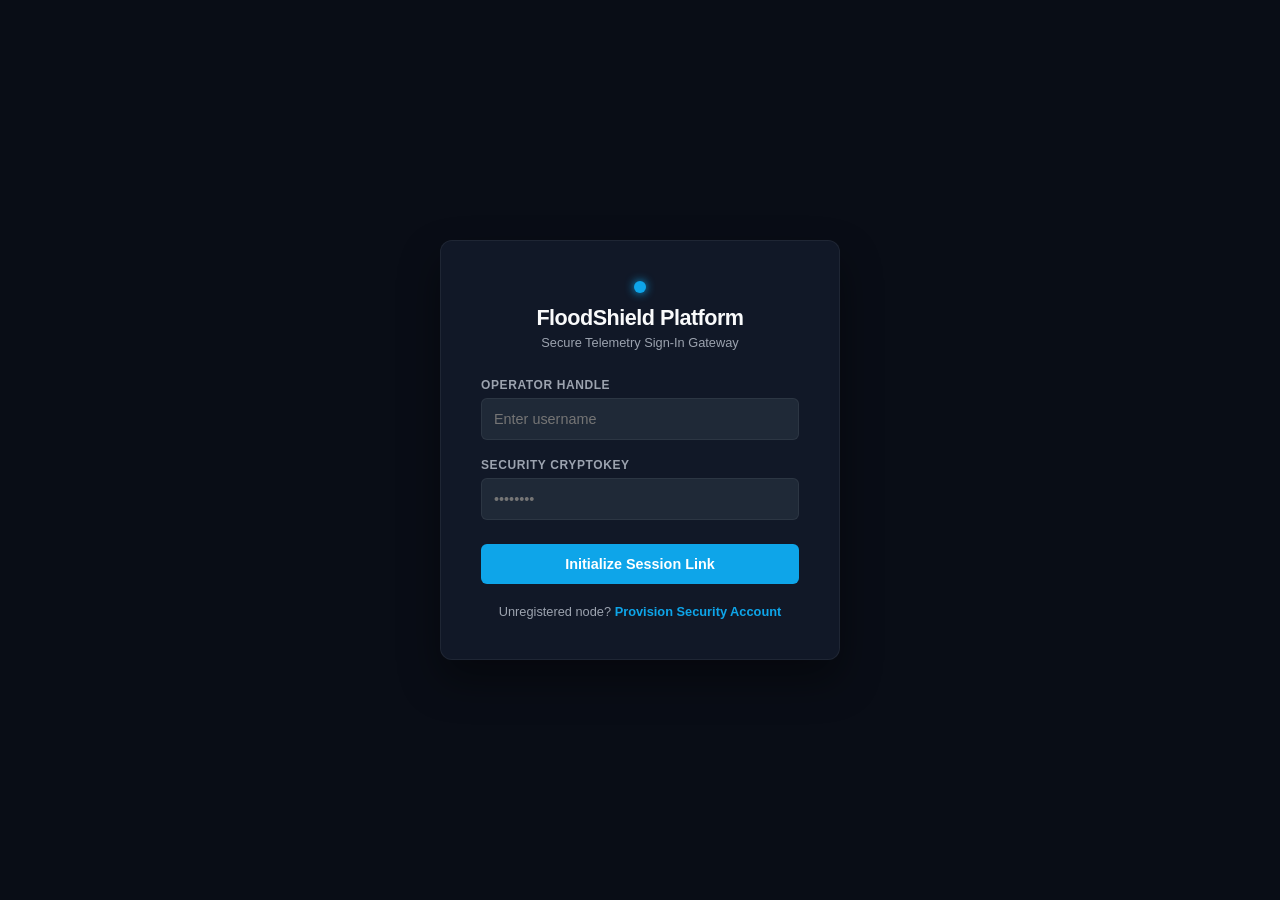
<file: login.html>
<!doctype html>
<html lang="en">
  <head>
    <meta charset="UTF-8" />
    <meta name="viewport" content="width=device-width, initial-scale=1.0" />
    <title>System Login - FloodShield</title>
    <style>
      :root {
        --bg-app: #090d16;
        --bg-surface: #111827;
        --bg-input: #1f2937;
        --color-blue: #0ea5e9;
        --color-danger: #ef4444;
        --text-main: #f9fafb;
        --text-muted: #9ca3af;
        --border-glow: rgba(255, 255, 255, 0.06);
      }

      * {
        box-sizing: border-box;
        margin: 0;
        padding: 0;
      }

      body {
        background-color: var(--bg-app);
        color: var(--text-main);
        font-family:
          -apple-system, BlinkMacSystemFont, "Segoe UI", Roboto, sans-serif;
        display: flex;
        justify-content: center;
        align-items: center;
        height: 100vh;
        width: 100vw;
        overflow: hidden;
      }

      .login-box {
        background: var(--bg-surface);
        border: 1px solid var(--border-glow);
        padding: 40px;
        width: 100%;
        max-width: 400px;
        border-radius: 12px;
        box-shadow: 0 20px 40px rgba(0, 0, 0, 0.4);
      }

      .login-header {
        text-align: center;
        margin-bottom: 28px;
      }
      .logo-mark {
        width: 12px;
        height: 12px;
        background: var(--color-blue);
        border-radius: 50%;
        display: inline-block;
        box-shadow: 0 0 10px var(--color-blue);
        margin-bottom: 8px;
      }
      .login-header h2 {
        font-size: 1.35rem;
        font-weight: 700;
        letter-spacing: -0.5px;
      }
      .login-header p {
        font-size: 0.8rem;
        color: var(--text-muted);
        margin-top: 4px;
      }

      .input-wrapper {
        display: flex;
        flex-direction: column;
        gap: 6px;
        margin-bottom: 18px;
      }
      .input-wrapper label {
        font-size: 0.75rem;
        text-transform: uppercase;
        font-weight: 600;
        color: var(--text-muted);
        letter-spacing: 0.05em;
      }
      .input-wrapper input {
        background: var(--bg-input);
        border: 1px solid var(--border-glow);
        color: var(--text-main);
        padding: 12px;
        border-radius: 6px;
        font-size: 0.9rem;
        outline: none;
        transition: border-color 0.2s;
      }
      .input-wrapper input:focus {
        border-color: var(--color-blue);
      }

      .btn-submit {
        width: 100%;
        background: var(--color-blue);
        color: #fff;
        border: none;
        padding: 12px;
        border-radius: 6px;
        font-size: 0.9rem;
        font-weight: 600;
        cursor: pointer;
        transition: background 0.2s;
        margin-top: 6px;
      }
      .btn-submit:hover {
        background: #38bdf8;
      }

      .err-msg {
        background: rgba(239, 68, 68, 0.1);
        border: 1px solid rgba(239, 68, 68, 0.2);
        color: var(--color-danger);
        padding: 12px;
        border-radius: 6px;
        font-size: 0.8rem;
        text-align: center;
        margin-bottom: 20px;
        display: none;
      }

      .success-msg {
        background: rgba(16, 185, 129, 0.1);
        border: 1px solid rgba(16, 185, 129, 0.2);
        color: #10b981;
        padding: 12px;
        border-radius: 6px;
        font-size: 0.8rem;
        text-align: center;
        margin-bottom: 20px;
        display: none;
      }

      .nav-link {
        display: block;
        text-align: center;
        margin-top: 20px;
        font-size: 0.8rem;
        color: var(--text-muted);
      }
      .nav-link a {
        color: var(--color-blue);
        text-decoration: none;
        font-weight: 600;
      }
      .nav-link a:hover {
        text-decoration: underline;
      }
    </style>
  </head>
  <body>
    <div class="login-box">
      <div class="login-header">
        <div class="logo-mark"></div>
        <h2>FloodShield Platform</h2>
        <p>Secure Telemetry Sign-In Gateway</p>
      </div>

      <div id="successNotice" class="success-msg"></div>
      <div id="errorNotice" class="err-msg"></div>

      <form action="login.php" method="POST">
        <div class="input-wrapper">
          <label for="username">Operator Handle</label>
          <input
            type="text"
            id="username"
            name="username"
            required
            autocomplete="off"
            placeholder="Enter username"
          />
        </div>

        <div class="input-wrapper">
          <label for="password">Security Cryptokey</label>
          <input
            type="password"
            id="password"
            name="password"
            required
            placeholder="••••••••"
          />
        </div>

        <button type="submit" class="btn-submit">
          Initialize Session Link
        </button>
      </form>

      <div class="nav-link">
        Unregistered node? <a href="register.html">Provision Security Account</a>
      </div>
    </div>

    <script>
      const urlParams = new URLSearchParams(window.location.search);
      const errorBox = document.getElementById("errorNotice");
      const successBox = document.getElementById("successNotice");

      if (urlParams.get("error") === "failed") {
        errorBox.innerText =
          "Authentication failure: Access verification mismatch.";
        errorBox.style.display = "block";
      } else if (urlParams.get("error") === "empty") {
        errorBox.innerText = "All authentication form fields must be declared.";
        errorBox.style.display = "block";
      }

      if (urlParams.get("success") === "registered") {
        successBox.innerText = "Account provisioned successfully. You may now sign in.";
        successBox.style.display = "block";
      }
    </script>
  </body>
</html>
</file>
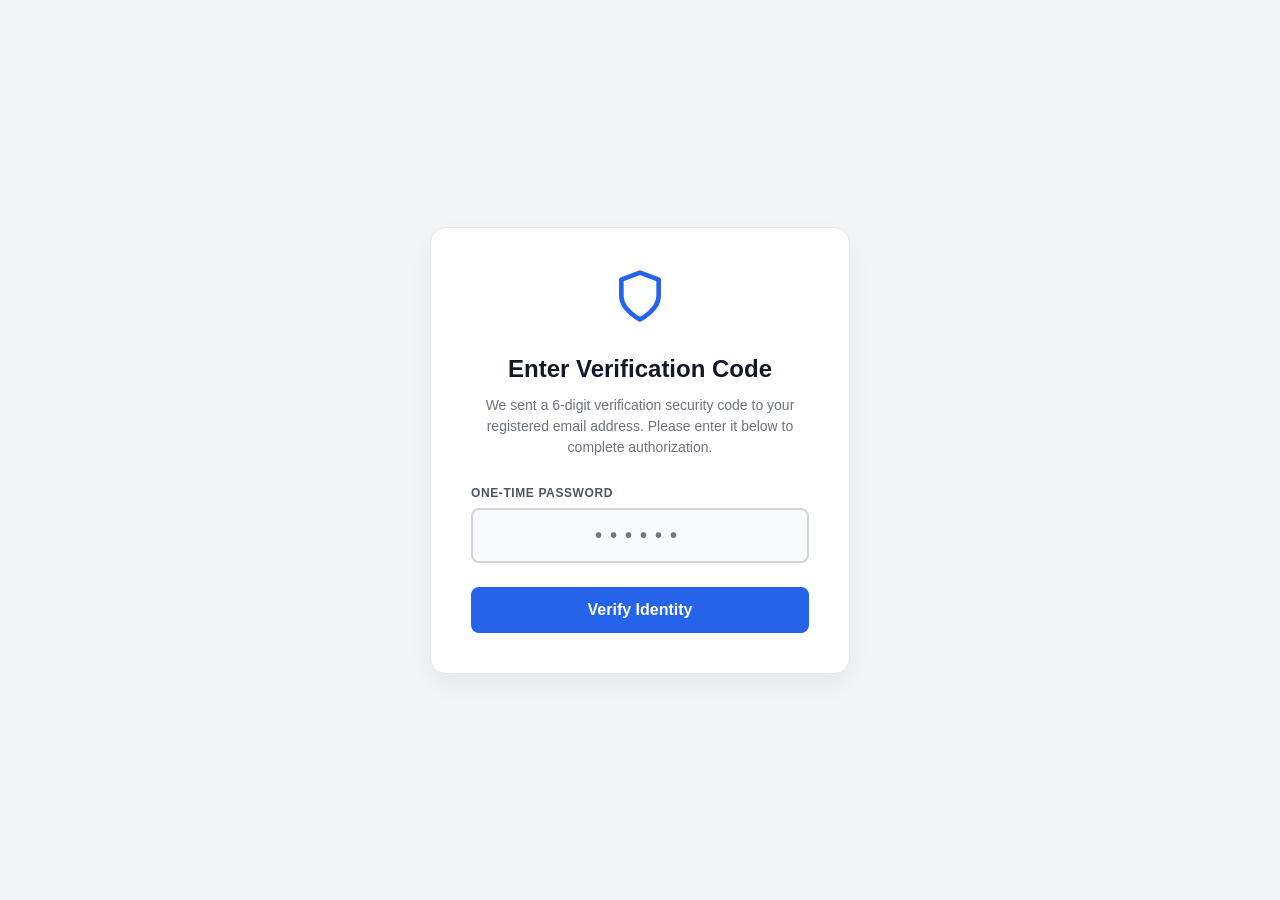
<file: otp.html>
<!DOCTYPE html>
<html lang="en">
<head>
    <meta charset="UTF-8">
    <meta name="viewport" content="width=device-width, initial-scale=1.0">
    <title>Security Verification</title>
    <style>
        * {
            box-sizing: border-box;
            margin: 0;
            padding: 0;
            font-family: 'Segoe UI', Tahoma, Geneva, Verdana, sans-serif;
        }

        body {
            background: #f3f4f6;
            display: flex;
            align-items: center;
            justify-content: center;
            min-height: 100vh;
            color: #333;
        }

        .otp-card {
            background: #ffffff;
            padding: 40px;
            border-radius: 16px;
            box-shadow: 0 10px 25px rgba(0, 0, 0, 0.05);
            width: 100%;
            max-width: 420px;
            text-align: center;
            border: 1px solid #e5e7eb;
        }

        .shield-icon {
            font-size: 48px;
            color: #2563eb;
            margin-bottom: 20px;
        }

        h2 {
            font-size: 24px;
            font-weight: 600;
            margin-bottom: 12px;
            color: #111827;
        }

        p {
            font-size: 14px;
            color: #6b7280;
            line-height: 1.5;
            margin-bottom: 28px;
        }

        .input-group {
            text-align: left;
            margin-bottom: 24px;
        }

        label {
            display: block;
            font-size: 12px;
            font-weight: 600;
            text-transform: uppercase;
            letter-spacing: 0.05em;
            color: #4b5563;
            margin-bottom: 8px;
        }

        .otp-input-field {
            width: 100%;
            padding: 14px;
            font-size: 20px;
            font-weight: 600;
            letter-spacing: 8px;
            text-align: center;
            border: 2px solid #d1d5db;
            border-radius: 8px;
            outline: none;
            transition: all 0.2s ease;
            background-color: #f9fafb;
        }

        .otp-input-field:focus {
            border-color: #2563eb;
            background-color: #fff;
            box-shadow: 0 0 0 4px rgba(37, 99, 235, 0.1);
        }

        .btn-submit {
            width: 100%;
            padding: 14px;
            background-color: #2563eb;
            color: #ffffff;
            border: none;
            border-radius: 8px;
            font-size: 16px;
            font-weight: 600;
            cursor: pointer;
            transition: background-color 0.2s ease;
        }

        .btn-submit:hover {
            background-color: #1d4ed8;
        }

        .error-banner {
            display: none;
            margin-top: 20px;
            padding: 12px;
            background-color: #fef2f2;
            border: 1px solid #fee2e2;
            color: #dc2626;
            border-radius: 6px;
            font-size: 14px;
            font-weight: 500;
        }
    </style>
</head>
<body>

    <div class="otp-card">
        <div class="shield-icon">
            <svg xmlns="http://www.w3.org/2000/svg" width="56" height="56" viewBox="0 0 24 24" fill="none" stroke="currentColor" stroke-width="2" stroke-linecap="round" stroke-linejoin="round"><path d="M12 22s8-4 8-10V5l-8-3-8 3v7c0 6 8 10 8 10z"/></svg>
        </div>
        
        <h2>Enter Verification Code</h2>
        <p>We sent a 6-digit verification security code to your registered email address. Please enter it below to complete authorization.</p>
        
        <form action="verify_otp.php" method="POST">
            <div class="input-group">
                <label for="otp">One-Time Password</label>
                <input 
                    type="text" 
                    id="otp" 
                    name="otp" 
                    class="otp-input-field"
                    maxlength="6" 
                    pattern="\d{6}" 
                    placeholder="••••••" 
                    required 
                    autocomplete="off"
                >
            </div>
            
            <button type="submit" class="btn-submit">Verify Identity</button>
        </form>

        <div id="error-banner" class="error-banner"></div>
    </div>

    <script>
        // Smooth error management parsing
        const urlParams = new URLSearchParams(window.location.search);
        const error = urlParams.get('error');
        const errorBanner = document.getElementById('error-banner');

        if (error === 'invalid') {
            errorBanner.textContent = 'The security code entered is incorrect.';
            errorBanner.style.display = 'block';
        } else if (error === 'expired') {
            errorBanner.textContent = 'This verification token has expired. Please log in again.';
            errorBanner.style.display = 'block';
        }
    </script>
</body>
</html>
</file>
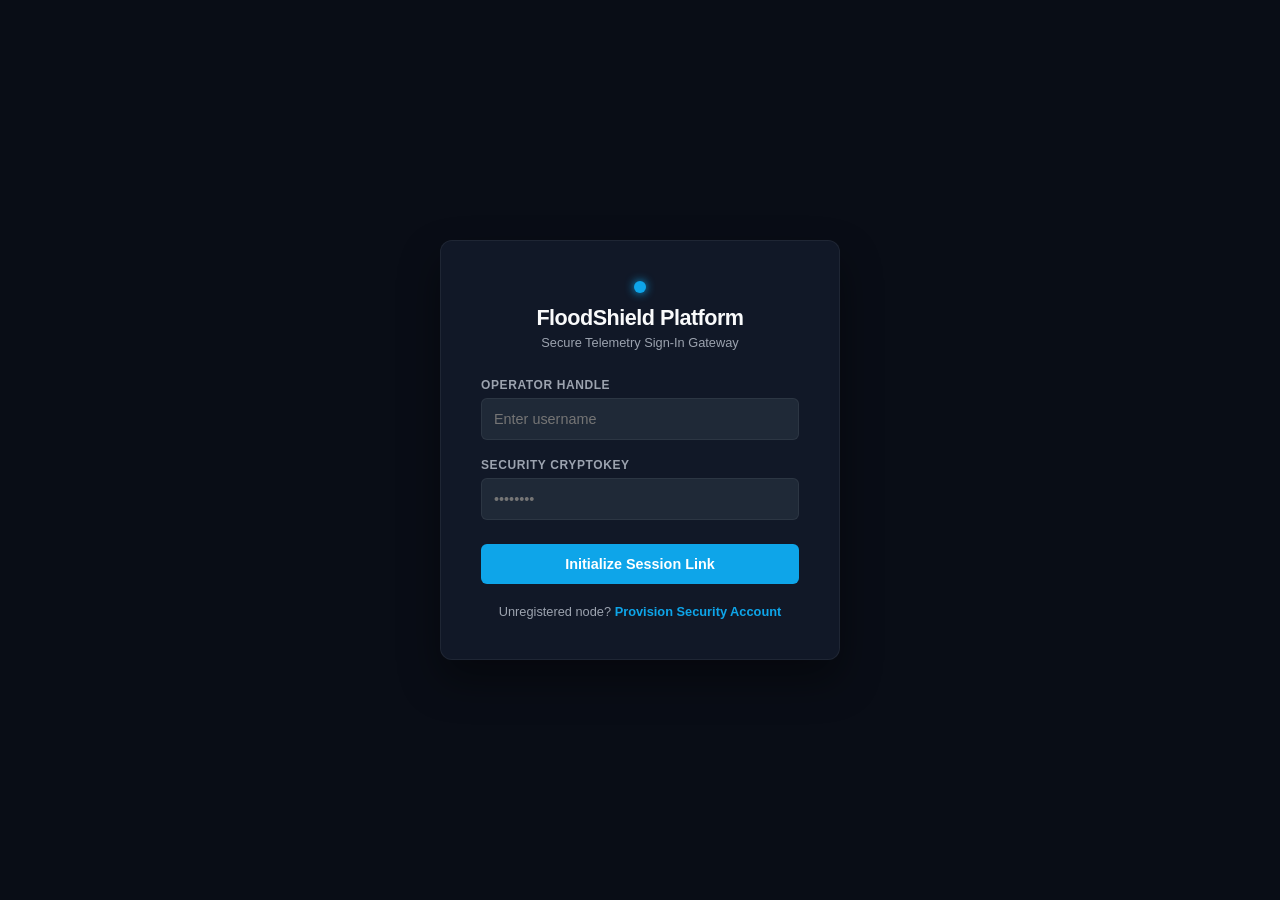
<file: records.html>
<!DOCTYPE html>
<html lang="en">
<head>
  <meta charset="UTF-8">
  <title>Records - Smart Flood Barrier</title>
  <link href="https://fonts.googleapis.com/css2?family=Inter:wght@400;500;600;700&display=swap" rel="stylesheet">
  <link rel="stylesheet" href="style.css?v=3">
</head>
<body id="appBody">

  <header>
    <nav class="navbar">
      <div class="logo"><h1>Smart Flood Barrier System</h1></div>
      <div class="nav-links">
        <a href="index.html" class="nav-link">Home</a>
        <a href="dashboard.html" class="nav-link">Dashboard</a>
        <a href="records.html" class="nav-link active">Records</a>
        <a href="about.html" class="nav-link">About Us</a>
      </div>
    </nav>
  </header> 
  
  <div id="statusBar">
  <button onclick="send('A')">AUTO MODE</button>
  <button onclick="send('S')" style="background: #2ecc71; color: #000;">FORCE SAFE</button>
  <button onclick="send('D')" style="background: #e74c3c; color: #fff;">FORCE DANGER</button>
  
 <button id="btnConnectSerial" onclick="toggleSerialLink()" style="background: var(--primary-blue); color: #fff; font-weight: 600; border: none; padding: 6px 12px; border-radius: 4px; cursor: pointer; transition: background 0.2s;">
  🔌 Connect Arduino
</button>
  
  <span id="connStatus" style="margin-left: 10px;">System Ready</span>
  <span id="serialStatusIndicator" style="margin-left: 10px; opacity: 0.8; font-size: 14px;"></span>
</div>

  <main>
    <div class="page-content">
     

      <div class="filter-ribbon" style="display: flex; gap: 15px; margin-bottom: 20px; align-items: flex-end; background: #111827; padding: 15px; border-radius: 8px; border: 1px solid #374151;">
        <div>
          <label style="display:block; margin-bottom:5px; color:#9ca3af; font-size:13px;">Condition:</label>
          <select id="filterCondition" style="background:#1f2937; color:#fff; border:1px solid #374151; padding:8px; border-radius:4px; width:140px;">
            <option value="">All Conditions</option>
            <option value="SAFE">SAFE</option>
            <option value="WARNING">WARNING</option>
            <option value="DANGER">DANGER</option>
          </select>
        </div>
        <div>
          <label style="display:block; margin-bottom:5px; color:#9ca3af; font-size:13px;">Start Date:</label>
          <input type="date" id="startDate" style="background:#1f2937; color:#fff; border:1px solid #374151; padding:8px; border-radius:4px;">
        </div>
        <div>
          <label style="display:block; margin-bottom:5px; color:#9ca3af; font-size:13px;">End Date:</label>
          <input type="date" id="endDate" style="background:#1f2937; color:#fff; border:1px solid #374151; padding:8px; border-radius:4px;">
        </div>
        <button onclick="applyFilters()" style="background:#0ea5e9; color:#fff; border:none; padding:10px 15px; border-radius:4px; cursor:pointer; font-weight:600; height:38px;">Apply Filters</button>
        
        <button onclick="openCreateModal()" class="admin-only" style="background:#2ecc71; color:#fff; border:none; padding:10px 15px; border-radius:4px; cursor:pointer; font-weight:600; margin-left: auto; height:38px;">+ Add New Record</button>
      </div>

      <div id="summaryBox" style="display: grid; grid-template-columns: repeat(auto-fit, minmax(180px, 1fr)); gap: 15px; margin-bottom: 25px;"></div>

      <div style="background: #111827; border-radius: 8px; padding: 15px; overflow-x: auto; border: 1px solid #374151;">
        <table style="width: 100%; border-collapse: collapse; text-align: left;">
          <thead>
            <tr style="border-bottom: 2px solid #374151; color: #9ca3af; font-size:14px;">
              <th style="padding: 12px 10px;">Timestamp</th>
              <th style="padding: 12px 10px;">Sensor Distance</th>
              <th style="padding: 12px 10px;">Water Level</th>
              <th style="padding: 12px 10px;">Barrier Status</th>
              <th style="padding: 12px 10px;">Threat Status</th>
              <th class="actions-col" style="padding: 12px 10px; text-align: center;">Administrative Action</th>
            </tr>
          </thead>
          <tbody id="log"></tbody>
        </table>
      </div>
    </div>
  </main>

  <div id="crudModal" class="modal">
    <div class="modal-content">
      <span class="close" onclick="closeCrudModal()">&times;</span>
      <h2 id="modalTitle">Modify Database Entry Frame</h2>
      
      <form id="crudForm" onsubmit="handleCrudSubmit(event)">
        <input type="hidden" id="recordId">
        
        <div class="form-group">
          <label>Sensor Distance (cm):</label>
          <input type="number" id="recordDistance" step="0.01" required placeholder="e.g. 5.25">
        </div>
        
        <div class="form-group">
          <label>Calculated Water Level (cm):</label>
          <input type="number" id="recordWaterLevel" step="0.01" required placeholder="e.g. 4.15">
        </div>
        
        <div class="form-group">
          <label>Barrier Status:</label>
          <select id="recordBarrier">
            <option value="0">CLOSED / RETRACTED</option>
            <option value="1">DEPLOYED / OPEN</option>
          </select>
        </div>
        
        <div class="form-group">
          <label>Condition Status Metric:</label>
          <select id="recordCondition">
            <option value="SAFE">SAFE</option>
            <option value="WARNING">WARNING</option>
            <option value="DANGER">DANGER</option>
          </select>
        </div>
        
        <button type="submit" class="btn-save">Commit Changes</button>
      </form>
    </div>
  </div>

  <script src="auth-guard.js?v=3"></script>
  <script src="script.js?v=3"></script>
 
  

</body>
</html>
</file>
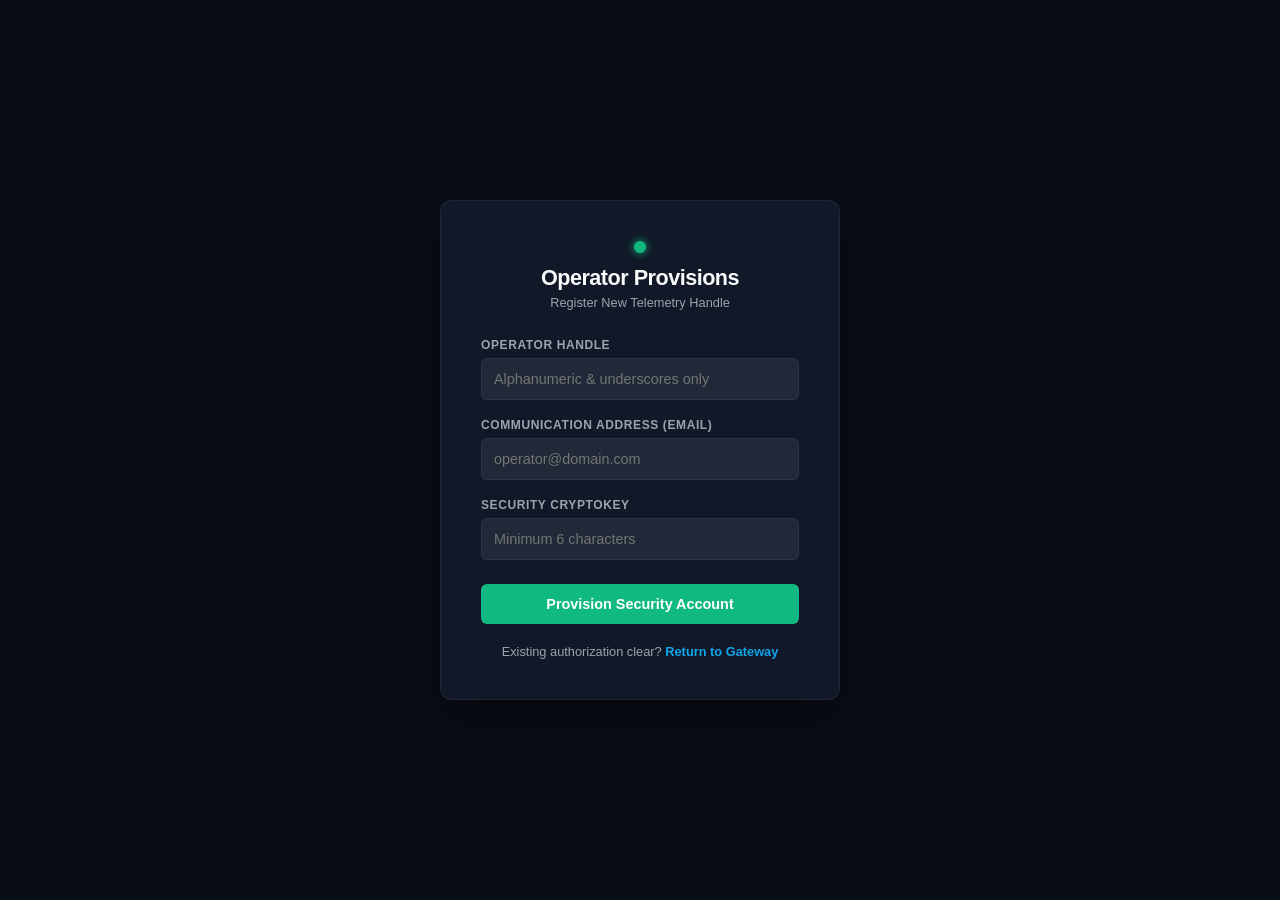
<file: register.html>
<!doctype html>
<html lang="en">
  <head>
    <meta charset="UTF-8" />
    <meta name="viewport" content="width=device-width, initial-scale=1.0" />
    <title>System Registration - FloodShield</title>
    <style>
      :root {
        --bg-app: #090d16;
        --bg-surface: #111827;
        --bg-input: #1f2937;
        --color-blue: #0ea5e9;
        --color-danger: #ef4444;
        --text-main: #f9fafb;
        --text-muted: #9ca3af;
        --border-glow: rgba(255, 255, 255, 0.06);
      }

      * {
        box-sizing: border-box;
        margin: 0;
        padding: 0;
      }

      body {
        background-color: var(--bg-app);
        color: var(--text-main);
        font-family: -apple-system, BlinkMacSystemFont, "Segoe UI", Roboto, sans-serif;
        display: flex;
        justify-content: center;
        align-items: center;
        height: 100vh;
        width: 100vw;
        overflow: hidden;
      }

      .login-box {
        background: var(--bg-surface);
        border: 1px solid var(--border-glow);
        padding: 40px;
        width: 100%;
        max-width: 400px;
        border-radius: 12px;
        box-shadow: 0 20px 40px rgba(0, 0, 0, 0.4);
      }

      .login-header {
        text-align: center;
        margin-bottom: 28px;
      }
      .logo-mark {
        width: 12px;
        height: 12px;
        background: #10b981;
        border-radius: 50%;
        display: inline-block;
        box-shadow: 0 0 10px #10b981;
        margin-bottom: 8px;
      }
      .login-header h2 {
        font-size: 1.35rem;
        font-weight: 700;
        letter-spacing: -0.5px;
      }
      .login-header p {
        font-size: 0.8rem;
        color: var(--text-muted);
        margin-top: 4px;
      }

      .input-wrapper {
        display: flex;
        flex-direction: column;
        gap: 6px;
        margin-bottom: 18px;
      }
      .input-wrapper label {
        font-size: 0.75rem;
        text-transform: uppercase;
        font-weight: 600;
        color: var(--text-muted);
        letter-spacing: 0.05em;
      }
      .input-wrapper input {
        background: var(--bg-input);
        border: 1px solid var(--border-glow);
        color: var(--text-main);
        padding: 12px;
        border-radius: 6px;
        font-size: 0.9rem;
        outline: none;
        transition: border-color 0.2s;
        width: 100%;
      }
      .input-wrapper input:focus {
        border-color: #10b981;
      }

      .btn-submit {
        width: 100%;
        background: #10b981;
        color: #fff;
        border: none;
        padding: 12px;
        border-radius: 6px;
        font-size: 0.9rem;
        font-weight: 600;
        cursor: pointer;
        transition: background 0.2s;
        margin-top: 6px;
      }
      .btn-submit:hover {
        background: #34d399;
      }

      .err-msg {
        background: rgba(239, 68, 68, 0.1);
        border: 1px solid rgba(239, 68, 68, 0.2);
        color: var(--color-danger);
        padding: 12px;
        border-radius: 6px;
        font-size: 0.8rem;
        text-align: center;
        margin-bottom: 20px;
        display: none;
      }

      .nav-link {
        display: block;
        text-align: center;
        margin-top: 20px;
        font-size: 0.8rem;
        color: var(--text-muted);
      }
      .nav-link a {
        color: var(--color-blue);
        text-decoration: none;
        font-weight: 600;
      }
      .nav-link a:hover {
        text-decoration: underline;
      }
    </style>
  </head>
  <body>
    <div class="login-box">
      <div class="login-header">
        <div class="logo-mark"></div>
        <h2>Operator Provisions</h2>
        <p>Register New Telemetry Handle</p>
      </div>

      <div id="errorNotice" class="err-msg"></div>

      <form action="register.php" method="POST">
        <div class="input-wrapper">
          <label for="username">Operator Handle</label>
          <input
            type="text"
            id="username"
            name="username"
            required
            autocomplete="off"
            placeholder="Alphanumeric & underscores only"
          />
        </div>

        <div class="input-wrapper">
          <label for="email">Communication Address (Email)</label>
          <input
            type="email"
            id="email"
            name="email"
            required
            autocomplete="off"
            placeholder="operator@domain.com"
          />
        </div>

        <div class="input-wrapper">
          <label for="password">Security Cryptokey</label>
          <input
            type="password"
            id="password"
            name="password"
            required
            placeholder="Minimum 6 characters"
          />
        </div>

        <button type="submit" class="btn-submit">
          Provision Security Account
        </button>
      </form>

      <div class="nav-link">
        Existing authorization clear? <a href="login.html">Return to Gateway</a>
      </div>
    </div>

    <script>
      const urlParams = new URLSearchParams(window.location.search);
      const errorBox = document.getElementById("errorNotice");

      if (urlParams.get("error") === "exists") {
        errorBox.innerText = "Provisioning error: Operator handle or email is already allocated.";
        errorBox.style.display = "block";
      } else if (urlParams.get("error") === "invalid_input") {
        errorBox.innerText = "Validation failure: Handles must be alphanumeric strings.";
        errorBox.style.display = "block";
      } else if (urlParams.get("error") === "invalid_email") {
        errorBox.innerText = "Validation failure: Invalid communication address format.";
        errorBox.style.display = "block";
      } else if (urlParams.get("error") === "weak_password") {
        errorBox.innerText = "Validation failure: Cryptokey must contain at least 6 characters.";
        errorBox.style.display = "block";
      } else if (urlParams.get("error") === "db_fault") {
        errorBox.innerText = "System error: Telemetry registration sequence database exception.";
        errorBox.style.display = "block";
      }
    </script>
  </body>
</html>
</file>
<file: style.css>
/* ========================================================
   1. GLOBAL REQUISITE VARS & THEMES
   ======================================================== */
:root {
  --bg-darker: #030712;
  --bg-surface: #111827;
  --bg-input: #1f2937;
  --text-primary: #ffffff;
  --text-muted: #9ca3af;
  --primary-blue: #0ea5e9;
  --primary-hover: #0284c7;
  --color-safe: #2ecc71;
  --color-warning: #f1c40f;
  --color-danger: #ef4444;
  --color-danger-dark: #b91c1c;
  --border-subtle: #374151;
}

* {
  box-sizing: border-box;
  margin: 0;
  padding: 0;
}

body {
  background-color: var(--bg-darker);
  color: var(--text-primary);
  font-family:
    "Inter",
    -apple-system,
    BlinkMacSystemFont,
    "Segoe UI",
    Roboto,
    sans-serif;
  padding: 20px;
  min-height: 100vh;
  display: flex;
  flex-direction: column;
  overflow-x: hidden;
}

/* ========================================================
   2. TOP UNIFIED SYSTEM HEADER (Brand Left, Controls Right)
   ======================================================== */
.app-header {
  display: flex;
  justify-content: space-between;
  align-items: center;
  background: var(--bg-surface);
  padding: 15px 20px;
  border-radius: 8px;
  margin-bottom: 20px;
  border: 1px solid var(--border-subtle);
  box-shadow: 0 4px 6px rgba(0, 0, 0, 0.2);
}

.header-brand {
  display: flex;
  flex-direction: column;
  gap: 4px;
}

.app-header h1 {
  font-size: 24px;
  font-weight: 700;
}

.user-profile-badge {
  font-size: 14px;
  color: var(--text-muted);
}
.user-profile-badge strong {
  color: var(--color-safe);
}

/* HARDWARE CONTROLS ROW INSIDE HEADER */
#statusBar {
  display: flex;
  align-items: center;
  gap: 10px;
  background: var(--bg-input);
  padding: 8px 16px;
  border-radius: 6px;
}

#statusBar button {
  padding: 8px 16px;
  border: none;
  border-radius: 4px;
  font-weight: 600;
  font-size: 14px;
  cursor: pointer;
  color: #ffffff;
  background: #374151;
}

#statusBar .btn-force-safe {
  background: var(--color-safe);
  color: #000;
}

#statusBar .btn-force-danger {
  background: var(--color-danger);
  color: #fff;
}

#connStatus {
  font-size: 14px;
  color: var(--text-muted);
  margin-left: auto;
}

/* ========================================================
   3. ALERT NOTIFICATION LAYOUT SYSTEM DISPLAYS
   ======================================================== */
.alert-banner {
  display: none;
  padding: 15px 20px;
  font-weight: 700;
  text-align: center;
  font-size: 16px;
  margin-bottom: 20px;
  border-radius: 8px;
  box-shadow: 0 4px 6px rgba(0, 0, 0, 0.15);
}

.status-danger-banner {
  background: var(--color-danger);
  color: #fff;
  border-bottom: 2px solid var(--color-danger-dark);
  animation: pulse-banner 2s infinite;
}

.status-warning-banner {
  background: var(--color-warning);
  color: #000;
  border: 1px solid rgba(0, 0, 0, 0.1);
}

@keyframes pulse-banner {
  0% {
    opacity: 1;
  }
  50% {
    opacity: 0.6;
  }
  100% {
    opacity: 1;
  }
}

/* ========================================================
   4. RESPONSIVE SIDEBAR WORKSPACE HOUSINGS
   ======================================================== */
.main-layout-wrapper {
  display: flex;
  flex: 1;
  gap: 20px;
  align-items: flex-start;
  min-height: calc(100vh - 160px);
}

/* VERTICAL NAVIGATION DRAWER */
.sidebar-nav {
  width: 240px;
  background: var(--bg-surface);
  border-radius: 8px;
  padding: 20px 14px;
  border: 1px solid var(--border-subtle);
  display: flex;
  flex-direction: column;
  gap: 14px;
  flex-shrink: 0;
}

.sidebar-title {
  font-size: 11px;
  text-transform: uppercase;
  color: var(--text-muted);
  font-weight: 700;
  letter-spacing: 0.05em;
  padding-left: 10px;
}

.tabs {
  display: flex;
  flex-direction: column;
  gap: 6px;
}

.tabButton {
  width: 100%;
  text-align: left;
  background: transparent;
  border: none;
  color: var(--text-muted);
  padding: 12px;
  cursor: pointer;
  font-weight: 500;
  font-size: 14px;
  border-radius: 6px;
  transition: all 0.2s ease;
}

.tabButton:hover {
  color: var(--text-primary);
  background: rgba(255, 255, 255, 0.03);
}

.tabButton.active {
  color: #ffffff !important;
  background: var(--primary-blue) !important;
  font-weight: 600;
}

/* CONTAINER HOLDING THE VARIABLE VIEWPORTS */
.content-display-view {
  flex: 1;
  min-width: 0;
  position: relative;
}

/* ========================================================
   5. COMPONENT INNER GRID MODULES
   ======================================================== */
.tabContent {
  display: none !important;
}
.tabContent.active {
  display: block !important;
}

.view-heading {
  color: #fff;
  margin: 0 0 15px 0;
  font-size: 18px;
  font-weight: 600;
}

.filters {
  background: var(--bg-surface);
  padding: 15px;
  border-radius: 8px;
  margin-bottom: 20px;
  display: flex;
  flex-wrap: wrap;
  gap: 12px;
  align-items: flex-end;
  border: 1px solid var(--border-subtle);
}

.filters label {
  display: block;
  color: var(--text-muted);
  font-size: 13px;
  font-weight: 500;
  margin-bottom: 5px;
}

.filters input,
.filters select {
  background: var(--bg-input);
  border: 1px solid var(--border-subtle);
  color: #fff;
  padding: 8px;
  border-radius: 4px;
  outline: none;
}

.filters select {
  width: 130px;
}

.filters button.btn-apply {
  background: var(--primary-blue);
  color: #fff;
  font-weight: 600;
  border: none;
  padding: 0 15px;
  border-radius: 4px;
  cursor: pointer;
  height: 38px;
}

.action-utilities {
  margin-left: auto;
  display: flex;
  gap: 10px;
}

.btn-trash {
  background: #f1c40f;
  color: #000;
  border: none;
  padding: 0 15px;
  border-radius: 4px;
  cursor: pointer;
  font-weight: 600;
  height: 38px;
}

.btn-add-manual {
  background: var(--color-safe);
  color: #fff;
  border: none;
  padding: 0 15px;
  border-radius: 4px;
  cursor: pointer;
  font-weight: 600;
  height: 38px;
}

.table-container {
  background: var(--bg-surface);
  border-radius: 8px;
  padding: 15px;
  overflow-x: auto;
  border: 1px solid var(--border-subtle);
}

table {
  width: 100%;
  border-collapse: collapse;
  text-align: left;
}

th,
td {
  padding: 12px 10px;
}

tr {
  border-bottom: 1px solid var(--bg-input);
}

thead tr {
  border-bottom: 2px solid var(--border-subtle);
  color: var(--text-muted);
  font-size: 13px;
  text-transform: uppercase;
  letter-spacing: 0.05em;
}

td {
  color: #f9fafb;
}

.text-center {
  text-align: center;
}

table button.btn-action-restore {
  background: var(--color-safe);
  color: #fff;
  border: none;
  padding: 6px 12px;
  border-radius: 4px;
  font-weight: 600;
  cursor: pointer;
  font-size: 13px;
}

table button.btn-action-edit {
  background: var(--primary-blue);
  color: #fff;
  border: none;
  padding: 6px 12px;
  border-radius: 4px;
  cursor: pointer;
  font-weight: 600;
  margin-right: 5px;
  font-size: 13px;
}

table button.btn-action-delete {
  background: var(--color-danger);
  color: #fff;
  border: none;
  padding: 6px 12px;
  border-radius: 4px;
  cursor: pointer;
  font-weight: 600;
  font-size: 13px;
}

#summaryBox {
  display: grid;
  grid-template-columns: repeat(auto-fit, minmax(220px, 1fr));
  gap: 20px;
}

.summaryCard {
  background: var(--bg-surface);
  padding: 15px;
  border-radius: 8px;
  border: 1px solid var(--border-subtle);
  text-align: center;
}

.summaryCard h3 {
  font-size: 14px;
  color: var(--text-muted);
  margin-bottom: 5px;
}

.summaryCard p {
  font-size: 20px;
  font-weight: 700;
}

.charts {
  display: grid;
  grid-template-columns: repeat(auto-fit, minmax(300px, 1fr));
  gap: 20px;
}

.chartBox {
  background: var(--bg-surface);
  border: 1px solid var(--border-subtle);
  padding: 20px;
  border-radius: 8px;
  height: 320px;
}

.chartBox h3 {
  margin-top: 0;
  font-size: 14px;
  text-transform: uppercase;
  color: var(--text-muted);
}

.canvas-container {
  position: relative;
  height: 260px;
}

/* Status Badges within Table Cells */
.badge {
  padding: 4px 8px;
  border-radius: 4px;
  font-size: 12px;
  font-weight: 600;
}

.status-safe {
  background: rgba(46, 204, 113, 0.2);
  color: #2ecc71;
}

.status-warning {
  background: rgba(241, 196, 15, 0.2);
  color: #f1c40f;
}

.status-danger {
  background: rgba(239, 68, 68, 0.2);
  color: #ef4444;
}

/* ========================================================
   6. CRUD POPUP SYSTEM OVERLAY (MODAL INTERFACE) 
   ======================================================== */
.modal {
  display: none;
  position: fixed;
  z-index: 9999;
  left: 0;
  top: 0;
  width: 100%;
  height: 100%;
  background-color: rgba(0, 0, 0, 0.8);
  backdrop-filter: blur(4px);
  align-items: center;
  justify-content: center;
}

.modal-content {
  background-color: var(--bg-surface);
  padding: 30px;
  border: 1px solid var(--border-subtle);
  width: 95%;
  max-width: 420px;
  border-radius: 8px;
  position: relative;
  box-shadow: 0 20px 25px -5px rgba(0, 0, 0, 0.5);
}

.close {
  position: absolute;
  top: 15px;
  right: 20px;
  color: var(--text-muted);
  font-size: 28px;
  font-weight: bold;
  cursor: pointer;
}

.close:hover {
  color: var(--color-danger);
}

.form-group {
  margin-bottom: 15px;
}

.form-group label {
  display: block;
  margin-bottom: 6px;
  color: var(--text-muted);
  font-size: 14px;
}

.form-group input,
.form-group select {
  width: 100%;
  padding: 10px;
  background-color: var(--bg-input);
  border: 1px solid var(--border-subtle);
  color: #fff;
  border-radius: 4px;
  font-size: 14px;
  box-sizing: border-box;
  outline: none;
}

.form-group input:focus,
.form-group select:focus {
  border-color: var(--primary-blue);
}

.btn-save {
  width: 100%;
  padding: 12px;
  background-color: var(--primary-blue);
  color: #fff;
  border: none;
  font-weight: 600;
  border-radius: 4px;
  cursor: pointer;
  margin-top: 10px;
}

.btn-save:hover {
  background-color: var(--primary-hover);
}

/* FOOTER STYLING */
.app-footer {
  background: var(--bg-surface);
  padding: 15px 20px;
  border-top: 1px solid var(--border-subtle);
  text-align: center;
  margin-top: auto;
  font-size: 13px;
  color: var(--text-muted);
}
/**
 * ========================================================
 * ROLE-BASED UI VISIBILITY CONTROLS
 * ========================================================
 */

/* If the logged-in user is a standard user, vanish all admin actions */
body.role-user #statusBar button,       /* Auto, Force Safe, Force Danger buttons */
body.role-user .action-utilities,       /* View Trash Bin, Add Manual Log buttons */
body.role-user .actions-col {
  /* Entire Action column (Header + Cells) */
  display: none !important;
}

/* KPI Top Row: Automatically fits the 6 cards in a neat row */
/* Update or ensure your grid container matches this */
.summary-container {
  display: grid;
  grid-template-columns: repeat(auto-fit, minmax(160px, 1fr));
  gap: 15px;
  margin-bottom: 20px;
}

/* ADD THIS NEW CLASS FOR PROFESSIONAL HISTORICAL KPI STATS */
.kpi-card {
  background: var(--bg-surface);
  padding: 14px 10px 12px 10px;
  border-radius: 8px;
  border: 1px solid var(--border-subtle);
  text-align: center;
  box-shadow: 0 2px 10px rgba(0, 0, 0, 0.15);
  transition: transform 0.2s;
}
.kpi-card:hover {
  transform: translateY(-2px);
}
.kpi-card h3 {
  font-size: 12px;
  color: var(--text-muted);
  text-transform: uppercase;
  letter-spacing: 0.05em;
  margin-bottom: 6px;
}
.kpi-card p {
  font-size: 22px;
  font-weight: 700;
}

/* Charts Middle Row: Line chart gets 2x the space of the pie charts */
.charts {
  display: grid;
  grid-template-columns: 2fr 1fr 1fr;
  gap: 20px;
  margin-bottom: 20px;
}

/* Base styling for chart containers to remove dead space */
.chartBox {
  background: var(--bg-surface);
  padding: 20px;
  border-radius: 8px;
  border: 1px solid var(--border-subtle);
  display: flex;
  flex-direction: column;
}

.chartBox h3 {
  margin-bottom: 15px;
  font-size: 16px;
  color: var(--text-muted);
}

.canvas-container {
  flex-grow: 1;
  position: relative;
  min-height: 250px; /* Forces charts to maintain a good readable height */
}

/* Mobile Responsiveness: Stacks everything cleanly on small screens */
@media (max-width: 1024px) {
  .charts {
    grid-template-columns: 1fr; 
  }
}

/* ========================================================
   ADDITION: INDUSTRIAL AI INTERPRETATION CARD STYLES
   ======================================================== */
.interpretation-card {
  background: #111c2e;
  border: 1px solid #1e293b;
  border-left: 4px solid var(--primary-blue);
  border-radius: 8px;
  padding: 20px;
  margin-bottom: 25px;
  box-shadow: 0 4px 20px rgba(0, 0, 0, 0.25);
  transition: all 0.3s cubic-bezier(0.4, 0, 0.2, 1);
}

.interpretation-card h3 {
  font-size: 14px;
  text-transform: uppercase;
  letter-spacing: 0.05em;
  margin-bottom: 10px;
  display: flex;
  align-items: center;
  gap: 8px;
  color: #fff;
}

.interpretation-card p {
  color: #d1d5db;
  font-size: 14px;
  line-height: 1.6;
}

/* Dynamic Boundary State Modifiers */
.interpretation-card.state-safe {
  border-left-color: var(--color-safe);
  background: linear-gradient(90deg, rgba(16, 185, 129, 0.05) 0%, #111827 100%);
}
.interpretation-card.state-warning {
  border-left-color: var(--color-warning);
  background: linear-gradient(90deg, rgba(245, 158, 11, 0.05) 0%, #111827 100%);
}
.interpretation-card.state-danger {
  border-left-color: var(--color-danger);
  background: linear-gradient(90deg, rgba(239, 68, 68, 0.05) 0%, #111827 100%);
}

.chart-caption-text {
  font-size: 13px;
  color: #9ca3af;
  line-height: 1.5;
  margin: 0;
}
</file>
